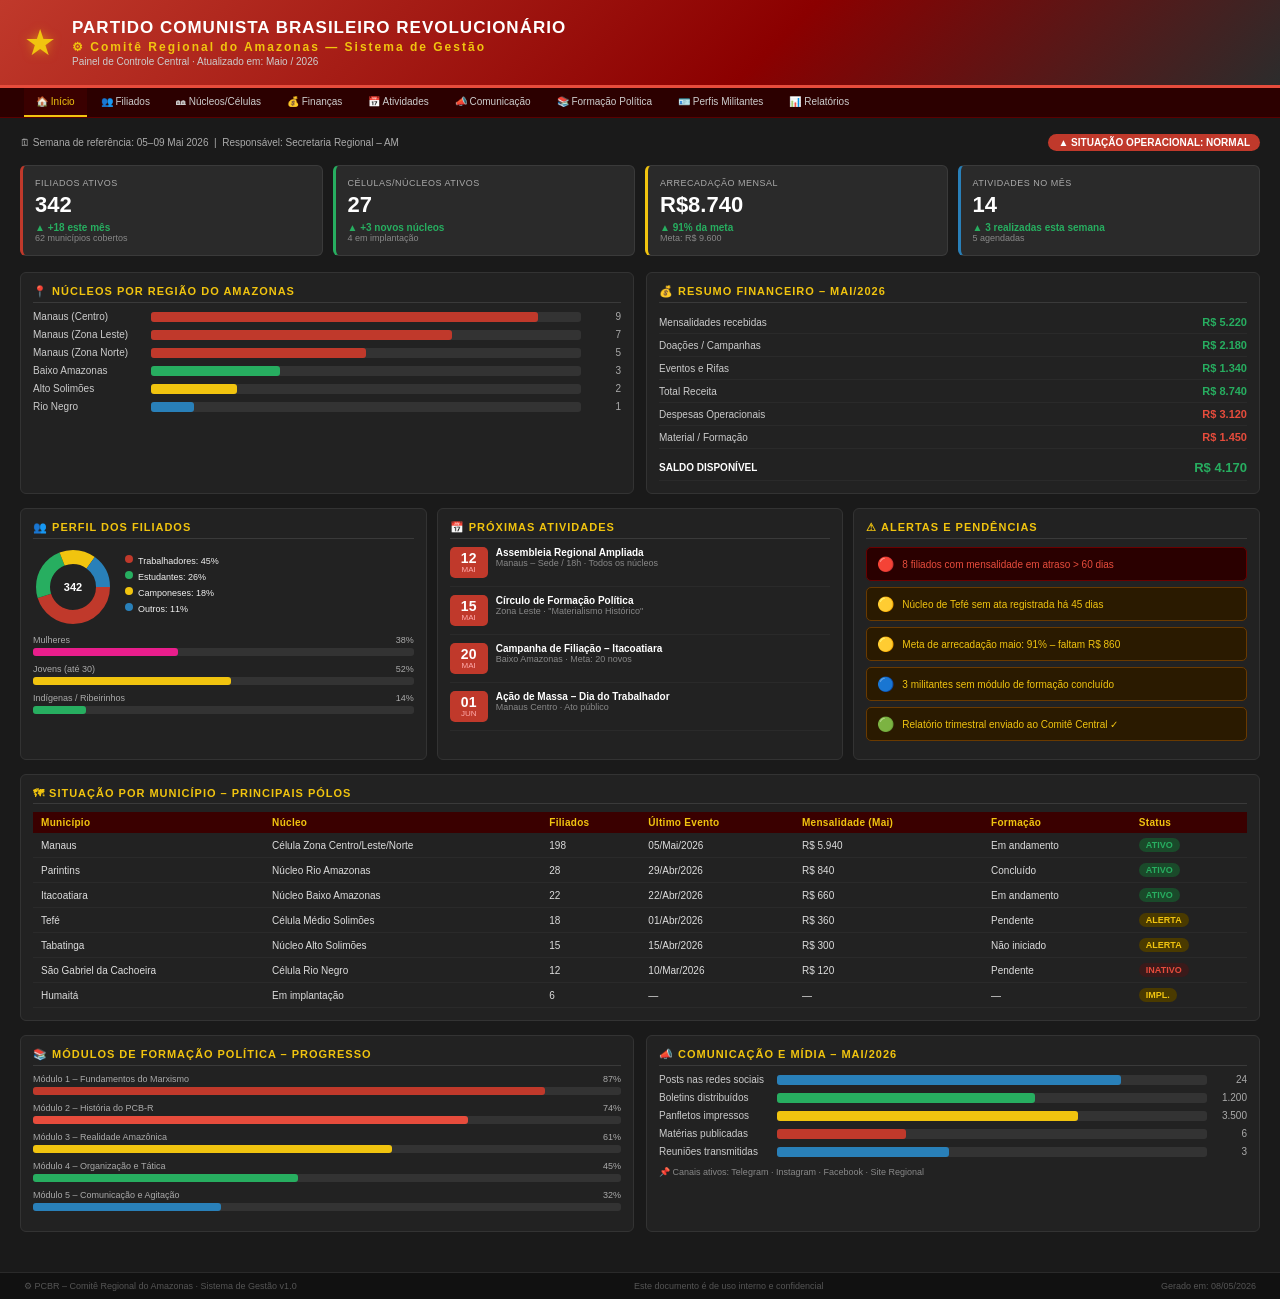
<file: pcbr_amazonas_dashboard_home.html>
<!DOCTYPE html>
<html lang="pt-BR">
<head>
<meta charset="UTF-8">
<style>
  * { margin: 0; padding: 0; box-sizing: border-box; }
  body { font-family: 'Segoe UI', Arial, sans-serif; background: #1a1a1a; color: #f0f0f0; font-size: 13px; }
  .header { background: linear-gradient(135deg, #c0392b 0%, #8b0000 60%, #2c2c2c 100%); padding: 18px 24px; display: flex; align-items: center; gap: 16px; border-bottom: 3px solid #e74c3c; }
  .star { font-size: 36px; color: #f1c40f; text-shadow: 0 0 10px #f1c40f88; }
  .header-text h1 { font-size: 17px; font-weight: 700; letter-spacing: 1px; color: #fff; text-transform: uppercase; }
  .header-text h2 { font-size: 12px; color: #f1c40f; letter-spacing: 2px; margin-top: 2px; }
  .header-text p { font-size: 10px; color: #ccc; margin-top: 2px; }
  .nav { background: #2c0000; display: flex; gap: 2px; padding: 0 24px; border-bottom: 1px solid #5a0000; flex-wrap: wrap; }
  .nav-item { padding: 8px 12px; font-size: 10px; cursor: pointer; color: #ccc; border-bottom: 2px solid transparent; transition: all .2s; white-space: nowrap; }
  .nav-item:hover, .nav-item.active { color: #f1c40f; border-bottom-color: #f1c40f; background: #3a0000; }
  .content { padding: 16px 20px; }
  .date-bar { display: flex; justify-content: space-between; align-items: center; margin-bottom: 14px; }
  .date-bar span { font-size: 10px; color: #aaa; }
  .date-bar .badge { background: #c0392b; color: #fff; padding: 3px 10px; border-radius: 12px; font-size: 10px; font-weight: 600; }
  .kpi-grid { display: grid; grid-template-columns: repeat(4, 1fr); gap: 10px; margin-bottom: 16px; }
  .kpi { background: #2a2a2a; border: 1px solid #3a3a3a; border-left: 3px solid #c0392b; border-radius: 6px; padding: 12px; }
  .kpi.green { border-left-color: #27ae60; }
  .kpi.yellow { border-left-color: #f1c40f; }
  .kpi.blue { border-left-color: #2980b9; }
  .kpi-label { font-size: 9px; color: #aaa; text-transform: uppercase; letter-spacing: .5px; }
  .kpi-value { font-size: 22px; font-weight: 700; color: #fff; margin: 4px 0; }
  .kpi-sub { font-size: 9px; color: #888; }
  .kpi-delta { font-size: 10px; font-weight: 600; }
  .kpi-delta.up { color: #27ae60; }
  .kpi-delta.down { color: #e74c3c; }
  .section-title { font-size: 11px; font-weight: 700; color: #f1c40f; text-transform: uppercase; letter-spacing: 1px; margin-bottom: 8px; border-bottom: 1px solid #3a3a3a; padding-bottom: 4px; }
  .grid-2 { display: grid; grid-template-columns: 1fr 1fr; gap: 12px; margin-bottom: 14px; }
  .grid-3 { display: grid; grid-template-columns: 1fr 1fr 1fr; gap: 10px; margin-bottom: 14px; }
  .panel { background: #222; border: 1px solid #333; border-radius: 6px; padding: 12px; }
  .bar-row { display: flex; align-items: center; gap: 8px; margin-bottom: 7px; }
  .bar-label { font-size: 10px; color: #ccc; width: 110px; flex-shrink: 0; }
  .bar-bg { flex: 1; background: #333; border-radius: 3px; height: 10px; }
  .bar-fill { height: 10px; border-radius: 3px; background: #c0392b; }
  .bar-fill.green { background: #27ae60; }
  .bar-fill.yellow { background: #f1c40f; }
  .bar-fill.blue { background: #2980b9; }
  .bar-val { font-size: 10px; color: #aaa; width: 32px; text-align: right; }
  .table { width: 100%; border-collapse: collapse; font-size: 10px; }
  .table th { background: #3a0000; color: #f1c40f; padding: 5px 8px; text-align: left; font-weight: 600; letter-spacing: .3px; }
  .table td { padding: 5px 8px; border-bottom: 1px solid #2a2a2a; color: #ddd; }
  .table tr:hover td { background: #2a2a2a; }
  .badge-status { display: inline-block; padding: 2px 7px; border-radius: 8px; font-size: 9px; font-weight: 600; }
  .badge-status.ativo { background: #1a4a2a; color: #27ae60; }
  .badge-status.alerta { background: #4a3a00; color: #f1c40f; }
  .badge-status.inativo { background: #3a1a1a; color: #e74c3c; }
  .mini-donut { display: flex; align-items: center; gap: 12px; }
  .donut-svg { width: 80px; height: 80px; flex-shrink: 0; }
  .donut-legend { font-size: 9px; }
  .donut-legend div { display: flex; align-items: center; gap: 5px; margin-bottom: 4px; }
  .dot { width: 8px; height: 8px; border-radius: 50%; flex-shrink: 0; }
  .agenda-item { display: flex; gap: 8px; align-items: flex-start; margin-bottom: 8px; padding-bottom: 8px; border-bottom: 1px solid #2a2a2a; }
  .agenda-date { background: #c0392b; border-radius: 5px; padding: 4px 7px; text-align: center; min-width: 38px; flex-shrink: 0; }
  .agenda-date .day { font-size: 14px; font-weight: 700; color: #fff; line-height: 1; }
  .agenda-date .month { font-size: 8px; color: #ffaaaa; text-transform: uppercase; }
  .agenda-info .title { font-size: 10px; font-weight: 600; color: #fff; }
  .agenda-info .sub { font-size: 9px; color: #888; }
  .finance-row { display: flex; justify-content: space-between; align-items: center; padding: 5px 0; border-bottom: 1px solid #2a2a2a; }
  .finance-row .fl { font-size: 10px; color: #ccc; }
  .finance-row .fv { font-size: 11px; font-weight: 600; }
  .finance-row .fv.pos { color: #27ae60; }
  .finance-row .fv.neg { color: #e74c3c; }
  .progress-box { margin-bottom: 8px; }
  .progress-label { display: flex; justify-content: space-between; font-size: 9px; color: #aaa; margin-bottom: 3px; }
  .progress-bg { background: #333; border-radius: 3px; height: 8px; }
  .progress-fill { height: 8px; border-radius: 3px; }
  .alert-box { background: #2a1a00; border: 1px solid #6a3a00; border-radius: 5px; padding: 8px 10px; margin-bottom: 6px; display: flex; gap: 8px; align-items: center; }
  .alert-box .icon { font-size: 14px; }
  .alert-box .msg { font-size: 10px; color: #f1c40f; }
  .alert-box.red { background: #2a0000; border-color: #6a0000; }
  .alert-box.red .msg { color: #e74c3c; }
  .footer { background: #111; border-top: 1px solid #2a2a2a; padding: 8px 24px; display: flex; justify-content: space-between; font-size: 9px; color: #555; margin-top: 10px; }
</style>
</head>
<body>

<div class="header">
  <div class="star">★</div>
  <div class="header-text">
    <h1>Partido Comunista Brasileiro Revolucionário</h1>
    <h2>⚙ Comitê Regional do Amazonas — Sistema de Gestão</h2>
    <p>Painel de Controle Central · Atualizado em: Maio / 2026</p>
  </div>
</div>

<div class="nav">
  <div class="nav-item active">🏠 Início</div>
  <div class="nav-item">👥 Filiados</div>
  <div class="nav-item">🏘 Núcleos/Células</div>
  <div class="nav-item">💰 Finanças</div>
  <div class="nav-item">📅 Atividades</div>
  <div class="nav-item">📣 Comunicação</div>
  <div class="nav-item">📚 Formação Política</div>
  <div class="nav-item">🪪 Perfis Militantes</div>
  <div class="nav-item">📊 Relatórios</div>
</div>

<div class="content">
  <div class="date-bar">
    <span>🗓 Semana de referência: 05–09 Mai 2026 &nbsp;|&nbsp; Responsável: Secretaria Regional – AM</span>
    <div class="badge">▲ SITUAÇÃO OPERACIONAL: NORMAL</div>
  </div>

  <!-- KPIs -->
  <div class="kpi-grid">
    <div class="kpi">
      <div class="kpi-label">Filiados Ativos</div>
      <div class="kpi-value">342</div>
      <div class="kpi-delta up">▲ +18 este mês</div>
      <div class="kpi-sub">62 municípios cobertos</div>
    </div>
    <div class="kpi green">
      <div class="kpi-label">Células/Núcleos Ativos</div>
      <div class="kpi-value">27</div>
      <div class="kpi-delta up">▲ +3 novos núcleos</div>
      <div class="kpi-sub">4 em implantação</div>
    </div>
    <div class="kpi yellow">
      <div class="kpi-label">Arrecadação Mensal</div>
      <div class="kpi-value">R$8.740</div>
      <div class="kpi-delta up">▲ 91% da meta</div>
      <div class="kpi-sub">Meta: R$ 9.600</div>
    </div>
    <div class="kpi blue">
      <div class="kpi-label">Atividades no Mês</div>
      <div class="kpi-value">14</div>
      <div class="kpi-delta up">▲ 3 realizadas esta semana</div>
      <div class="kpi-sub">5 agendadas</div>
    </div>
  </div>

  <!-- Linha 2 -->
  <div class="grid-2">
    <!-- Núcleos por região -->
    <div class="panel">
      <div class="section-title">📍 Núcleos por Região do Amazonas</div>
      <div class="bar-row"><div class="bar-label">Manaus (Centro)</div><div class="bar-bg"><div class="bar-fill" style="width:90%"></div></div><div class="bar-val">9</div></div>
      <div class="bar-row"><div class="bar-label">Manaus (Zona Leste)</div><div class="bar-bg"><div class="bar-fill" style="width:70%"></div></div><div class="bar-val">7</div></div>
      <div class="bar-row"><div class="bar-label">Manaus (Zona Norte)</div><div class="bar-bg"><div class="bar-fill" style="width:50%"></div></div><div class="bar-val">5</div></div>
      <div class="bar-row"><div class="bar-label">Baixo Amazonas</div><div class="bar-bg"><div class="bar-fill green" style="width:30%"></div></div><div class="bar-val">3</div></div>
      <div class="bar-row"><div class="bar-label">Alto Solimões</div><div class="bar-bg"><div class="bar-fill yellow" style="width:20%"></div></div><div class="bar-val">2</div></div>
      <div class="bar-row"><div class="bar-label">Rio Negro</div><div class="bar-bg"><div class="bar-fill blue" style="width:10%"></div></div><div class="bar-val">1</div></div>
    </div>

    <!-- Finanças resumo -->
    <div class="panel">
      <div class="section-title">💰 Resumo Financeiro – Mai/2026</div>
      <div class="finance-row"><div class="fl">Mensalidades recebidas</div><div class="fv pos">R$ 5.220</div></div>
      <div class="finance-row"><div class="fl">Doações / Campanhas</div><div class="fv pos">R$ 2.180</div></div>
      <div class="finance-row"><div class="fl">Eventos e Rifas</div><div class="fv pos">R$ 1.340</div></div>
      <div class="finance-row"><div class="fl">Total Receita</div><div class="fv pos">R$ 8.740</div></div>
      <div class="finance-row"><div class="fl">Despesas Operacionais</div><div class="fv neg">R$ 3.120</div></div>
      <div class="finance-row"><div class="fl">Material / Formação</div><div class="fv neg">R$ 1.450</div></div>
      <div style="margin-top:6px" class="finance-row"><div class="fl" style="font-weight:700;color:#fff">SALDO DISPONÍVEL</div><div class="fv pos" style="font-size:13px">R$ 4.170</div></div>
    </div>
  </div>

  <!-- Linha 3 -->
  <div class="grid-3">
    <!-- Perfil dos filiados -->
    <div class="panel">
      <div class="section-title">👥 Perfil dos Filiados</div>
      <div class="mini-donut">
        <svg class="donut-svg" viewBox="0 0 80 80">
          <circle cx="40" cy="40" r="30" fill="none" stroke="#c0392b" stroke-width="14" stroke-dasharray="85 109" stroke-dashoffset="0"/>
          <circle cx="40" cy="40" r="30" fill="none" stroke="#27ae60" stroke-width="14" stroke-dasharray="45 149" stroke-dashoffset="-85"/>
          <circle cx="40" cy="40" r="30" fill="none" stroke="#f1c40f" stroke-width="14" stroke-dasharray="30 164" stroke-dashoffset="-130"/>
          <circle cx="40" cy="40" r="30" fill="none" stroke="#2980b9" stroke-width="14" stroke-dasharray="29 165" stroke-dashoffset="-160"/>
          <text x="40" y="44" text-anchor="middle" fill="#fff" font-size="11" font-weight="700">342</text>
        </svg>
        <div class="donut-legend">
          <div><div class="dot" style="background:#c0392b"></div>Trabalhadores: 45%</div>
          <div><div class="dot" style="background:#27ae60"></div>Estudantes: 26%</div>
          <div><div class="dot" style="background:#f1c40f"></div>Camponeses: 18%</div>
          <div><div class="dot" style="background:#2980b9"></div>Outros: 11%</div>
        </div>
      </div>
      <div style="margin-top:8px">
        <div class="progress-box">
          <div class="progress-label"><span>Mulheres</span><span>38%</span></div>
          <div class="progress-bg"><div class="progress-fill" style="width:38%;background:#e91e8c"></div></div>
        </div>
        <div class="progress-box">
          <div class="progress-label"><span>Jovens (até 30)</span><span>52%</span></div>
          <div class="progress-bg"><div class="progress-fill" style="width:52%;background:#f1c40f"></div></div>
        </div>
        <div class="progress-box">
          <div class="progress-label"><span>Indígenas / Ribeirinhos</span><span>14%</span></div>
          <div class="progress-bg"><div class="progress-fill" style="width:14%;background:#27ae60"></div></div>
        </div>
      </div>
    </div>

    <!-- Agenda -->
    <div class="panel">
      <div class="section-title">📅 Próximas Atividades</div>
      <div class="agenda-item">
        <div class="agenda-date"><div class="day">12</div><div class="month">Mai</div></div>
        <div class="agenda-info"><div class="title">Assembleia Regional Ampliada</div><div class="sub">Manaus – Sede / 18h · Todos os núcleos</div></div>
      </div>
      <div class="agenda-item">
        <div class="agenda-date"><div class="day">15</div><div class="month">Mai</div></div>
        <div class="agenda-info"><div class="title">Círculo de Formação Política</div><div class="sub">Zona Leste · "Materialismo Histórico"</div></div>
      </div>
      <div class="agenda-item">
        <div class="agenda-date"><div class="day">20</div><div class="month">Mai</div></div>
        <div class="agenda-info"><div class="title">Campanha de Filiação – Itacoatiara</div><div class="sub">Baixo Amazonas · Meta: 20 novos</div></div>
      </div>
      <div class="agenda-item">
        <div class="agenda-date"><div class="day">01</div><div class="month">Jun</div></div>
        <div class="agenda-info"><div class="title">Ação de Massa – Dia do Trabalhador</div><div class="sub">Manaus Centro · Ato público</div></div>
      </div>
    </div>

    <!-- Alertas -->
    <div class="panel">
      <div class="section-title">⚠ Alertas e Pendências</div>
      <div class="alert-box red"><div class="icon">🔴</div><div class="msg">8 filiados com mensalidade em atraso &gt; 60 dias</div></div>
      <div class="alert-box"><div class="icon">🟡</div><div class="msg">Núcleo de Tefé sem ata registrada há 45 dias</div></div>
      <div class="alert-box"><div class="icon">🟡</div><div class="msg">Meta de arrecadação maio: 91% – faltam R$ 860</div></div>
      <div class="alert-box"><div class="icon">🔵</div><div class="msg">3 militantes sem módulo de formação concluído</div></div>
      <div class="alert-box"><div class="icon">🟢</div><div class="msg">Relatório trimestral enviado ao Comitê Central ✓</div></div>
    </div>
  </div>

  <!-- Tabela de Municípios -->
  <div class="panel" style="margin-bottom:14px">
    <div class="section-title">🗺 Situação por Município – Principais Pólos</div>
    <table class="table">
      <tr>
        <th>Município</th><th>Núcleo</th><th>Filiados</th><th>Último Evento</th><th>Mensalidade (Mai)</th><th>Formação</th><th>Status</th>
      </tr>
      <tr><td>Manaus</td><td>Célula Zona Centro/Leste/Norte</td><td>198</td><td>05/Mai/2026</td><td>R$ 5.940</td><td>Em andamento</td><td><span class="badge-status ativo">ATIVO</span></td></tr>
      <tr><td>Parintins</td><td>Núcleo Rio Amazonas</td><td>28</td><td>29/Abr/2026</td><td>R$ 840</td><td>Concluído</td><td><span class="badge-status ativo">ATIVO</span></td></tr>
      <tr><td>Itacoatiara</td><td>Núcleo Baixo Amazonas</td><td>22</td><td>22/Abr/2026</td><td>R$ 660</td><td>Em andamento</td><td><span class="badge-status ativo">ATIVO</span></td></tr>
      <tr><td>Tefé</td><td>Célula Médio Solimões</td><td>18</td><td>01/Abr/2026</td><td>R$ 360</td><td>Pendente</td><td><span class="badge-status alerta">ALERTA</span></td></tr>
      <tr><td>Tabatinga</td><td>Núcleo Alto Solimões</td><td>15</td><td>15/Abr/2026</td><td>R$ 300</td><td>Não iniciado</td><td><span class="badge-status alerta">ALERTA</span></td></tr>
      <tr><td>São Gabriel da Cachoeira</td><td>Célula Rio Negro</td><td>12</td><td>10/Mar/2026</td><td>R$ 120</td><td>Pendente</td><td><span class="badge-status inativo">INATIVO</span></td></tr>
      <tr><td>Humaitá</td><td>Em implantação</td><td>6</td><td>—</td><td>—</td><td>—</td><td><span class="badge-status alerta">IMPL.</span></td></tr>
    </table>
  </div>

  <!-- Formação -->
  <div class="grid-2">
    <div class="panel">
      <div class="section-title">📚 Módulos de Formação Política – Progresso</div>
      <div class="progress-box"><div class="progress-label"><span>Módulo 1 – Fundamentos do Marxismo</span><span>87%</span></div><div class="progress-bg"><div class="progress-fill" style="width:87%;background:#c0392b"></div></div></div>
      <div class="progress-box"><div class="progress-label"><span>Módulo 2 – História do PCB-R</span><span>74%</span></div><div class="progress-bg"><div class="progress-fill" style="width:74%;background:#e74c3c"></div></div></div>
      <div class="progress-box"><div class="progress-label"><span>Módulo 3 – Realidade Amazônica</span><span>61%</span></div><div class="progress-bg"><div class="progress-fill" style="width:61%;background:#f1c40f"></div></div></div>
      <div class="progress-box"><div class="progress-label"><span>Módulo 4 – Organização e Tática</span><span>45%</span></div><div class="progress-bg"><div class="progress-fill" style="width:45%;background:#27ae60"></div></div></div>
      <div class="progress-box"><div class="progress-label"><span>Módulo 5 – Comunicação e Agitação</span><span>32%</span></div><div class="progress-bg"><div class="progress-fill" style="width:32%;background:#2980b9"></div></div></div>
    </div>
    <div class="panel">
      <div class="section-title">📣 Comunicação e Mídia – Mai/2026</div>
      <div class="bar-row"><div class="bar-label">Posts nas redes sociais</div><div class="bar-bg"><div class="bar-fill blue" style="width:80%"></div></div><div class="bar-val">24</div></div>
      <div class="bar-row"><div class="bar-label">Boletins distribuídos</div><div class="bar-bg"><div class="bar-fill green" style="width:60%"></div></div><div class="bar-val">1.200</div></div>
      <div class="bar-row"><div class="bar-label">Panfletos impressos</div><div class="bar-bg"><div class="bar-fill yellow" style="width:70%"></div></div><div class="bar-val">3.500</div></div>
      <div class="bar-row"><div class="bar-label">Matérias publicadas</div><div class="bar-bg"><div class="bar-fill" style="width:30%"></div></div><div class="bar-val">6</div></div>
      <div class="bar-row"><div class="bar-label">Reuniões transmitidas</div><div class="bar-bg"><div class="bar-fill blue" style="width:40%"></div></div><div class="bar-val">3</div></div>
      <div style="margin-top:10px;font-size:9px;color:#888">
        📌 Canais ativos: Telegram · Instagram · Facebook · Site Regional
      </div>
    </div>
  </div>

</div>

<div class="footer">
  <span>⚙ PCBR – Comitê Regional do Amazonas · Sistema de Gestão v1.0</span>
  <span>Este documento é de uso interno e confidencial</span>
  <span>Gerado em: 08/05/2026</span>
</div>

</body>
</html>
</file>
